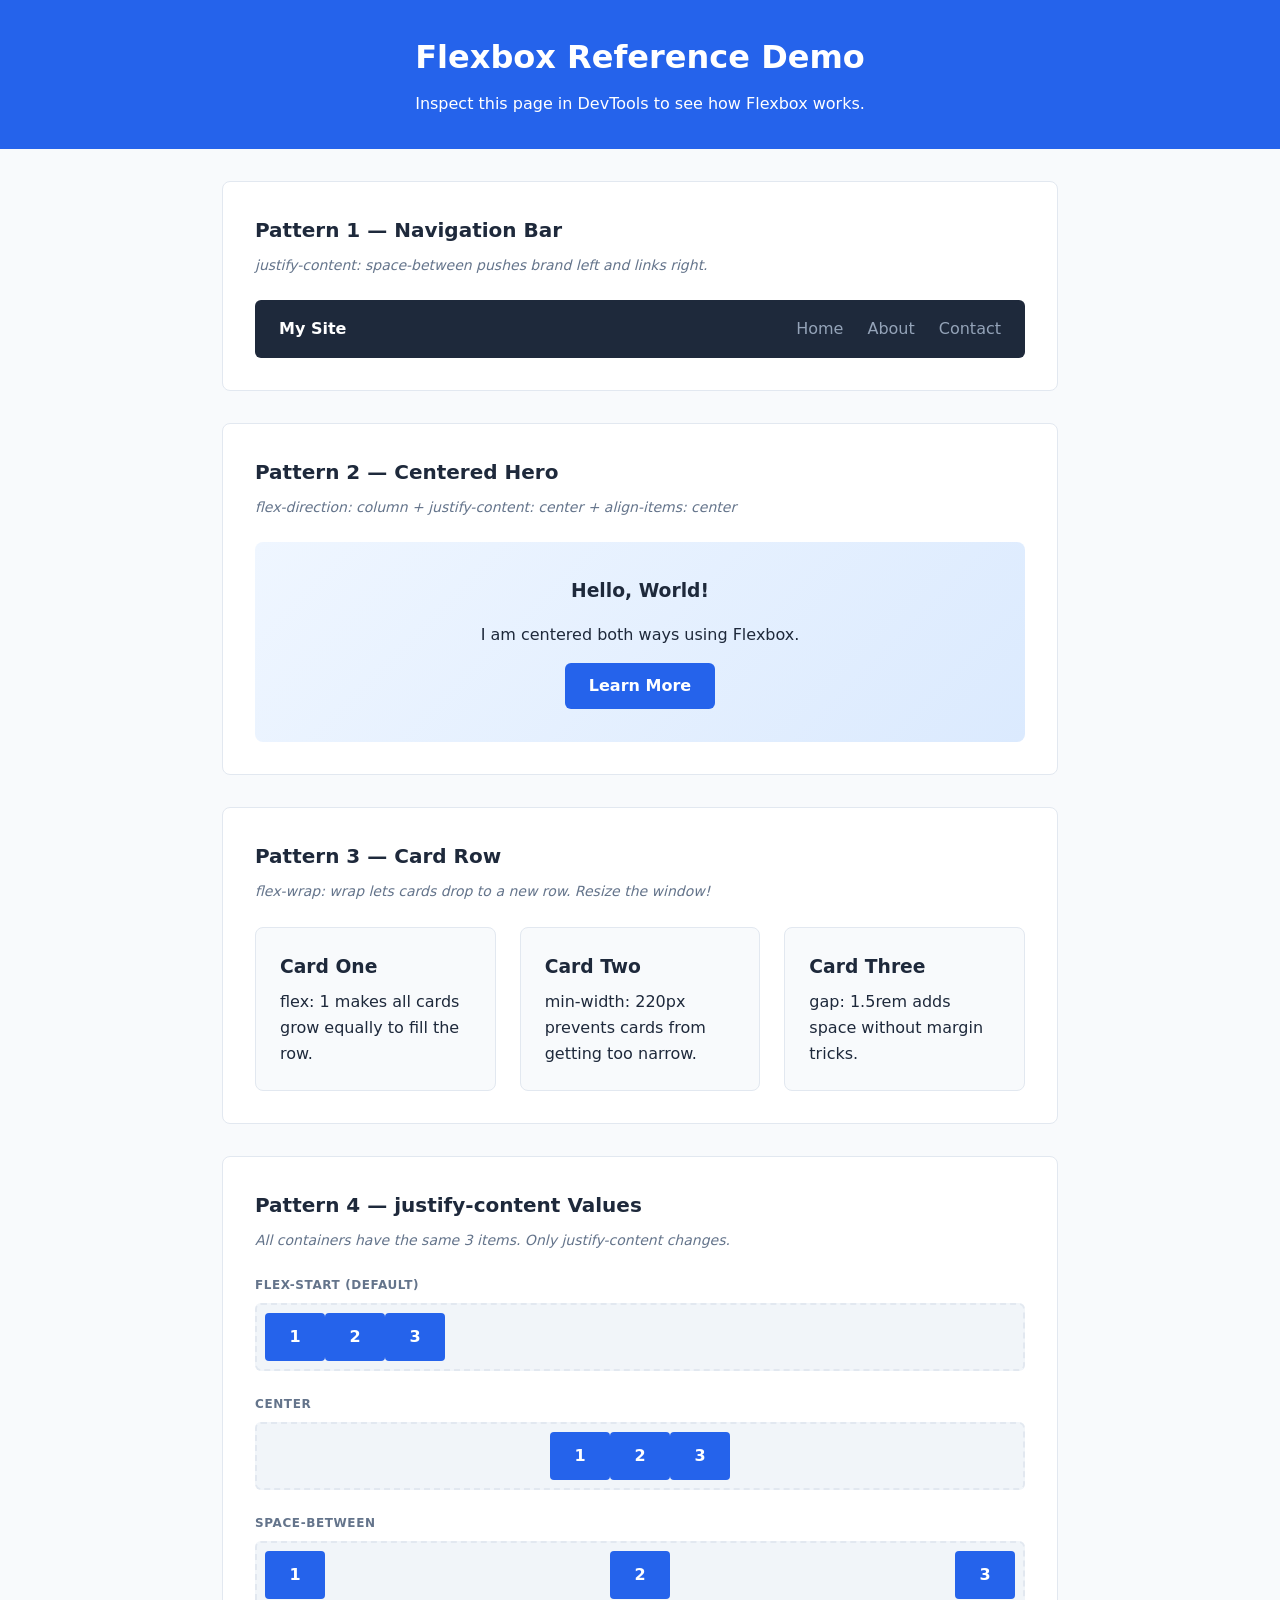
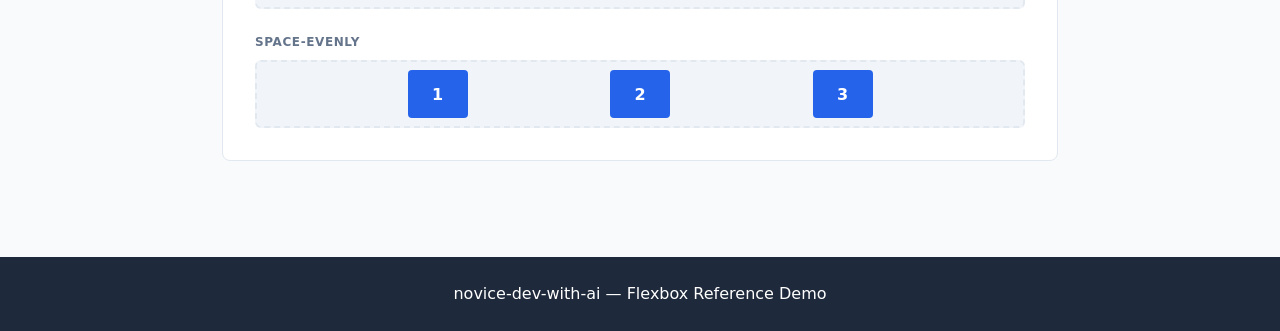
<file: demos/flexbox-demo/index.html>
<!DOCTYPE html>
<html lang="en">
  <head>
    <meta charset="UTF-8">
    <meta name="viewport" content="width=device-width, initial-scale=1.0">
    <title>Flexbox Demo — novice-dev-with-ai</title>
    <link rel="stylesheet" href="style.css">
  </head>
  <body>

    <header class="page-header">
      <h1>Flexbox Reference Demo</h1>
      <p>Inspect this page in DevTools to see how Flexbox works.</p>
    </header>

    <main class="page-main">

      <!-- DEMO 1: Navigation bar pattern -->
      <section class="demo-section">
        <h2>Pattern 1 — Navigation Bar</h2>
        <p class="demo-note">justify-content: space-between pushes brand left and links right.</p>
        <nav class="demo-nav">
          <span class="nav-brand">My Site</span>
          <ul class="nav-links">
            <li><a href="#">Home</a></li>
            <li><a href="#">About</a></li>
            <li><a href="#">Contact</a></li>
          </ul>
        </nav>
      </section>

      <!-- DEMO 2: Centered hero -->
      <section class="demo-section">
        <h2>Pattern 2 — Centered Hero</h2>
        <p class="demo-note">flex-direction: column + justify-content: center + align-items: center</p>
        <div class="demo-hero">
          <h3>Hello, World!</h3>
          <p>I am centered both ways using Flexbox.</p>
          <a href="#" class="demo-button">Learn More</a>
        </div>
      </section>

      <!-- DEMO 3: Card row -->
      <section class="demo-section">
        <h2>Pattern 3 — Card Row</h2>
        <p class="demo-note">flex-wrap: wrap lets cards drop to a new row. Resize the window!</p>
        <div class="card-row">
          <article class="card">
            <h3>Card One</h3>
            <p>flex: 1 makes all cards grow equally to fill the row.</p>
          </article>
          <article class="card">
            <h3>Card Two</h3>
            <p>min-width: 220px prevents cards from getting too narrow.</p>
          </article>
          <article class="card">
            <h3>Card Three</h3>
            <p>gap: 1.5rem adds space without margin tricks.</p>
          </article>
        </div>
      </section>

      <!-- DEMO 4: justify-content values -->
      <section class="demo-section">
        <h2>Pattern 4 — justify-content Values</h2>
        <p class="demo-note">All containers have the same 3 items. Only justify-content changes.</p>

        <p class="label">flex-start (default)</p>
        <div class="jc-demo jc-start">
          <div class="box">1</div><div class="box">2</div><div class="box">3</div>
        </div>

        <p class="label">center</p>
        <div class="jc-demo jc-center">
          <div class="box">1</div><div class="box">2</div><div class="box">3</div>
        </div>

        <p class="label">space-between</p>
        <div class="jc-demo jc-between">
          <div class="box">1</div><div class="box">2</div><div class="box">3</div>
        </div>

        <p class="label">space-evenly</p>
        <div class="jc-demo jc-evenly">
          <div class="box">1</div><div class="box">2</div><div class="box">3</div>
        </div>
      </section>

    </main>

    <footer class="page-footer">
      <p>novice-dev-with-ai — Flexbox Reference Demo</p>
    </footer>

  </body>
</html>
</file>
<file: demos/flexbox-demo/style.css>
/* === Reset === */
*, *::before, *::after { box-sizing: border-box; margin: 0; padding: 0; }

/* === Variables === */
:root {
  --color-primary:  #2563eb;
  --color-text:     #1e293b;
  --color-muted:    #64748b;
  --color-bg:       #f8fafc;
  --color-surface:  #ffffff;
  --color-border:   #e2e8f0;
  --space-sm: 0.5rem;
  --space-md: 1rem;
  --space-lg: 1.5rem;
  --space-xl: 2rem;
}

/* === Base === */
body {
  font-family: system-ui, sans-serif;
  font-size: 1rem;
  line-height: 1.6;
  color: var(--color-text);
  background: var(--color-bg);
}

/* === Page Layout === */
.page-header {
  background: var(--color-primary);
  color: white;
  padding: var(--space-xl);
  text-align: center;
}

.page-header h1 { font-size: 2rem; margin-bottom: 0.5rem; }

.page-main { max-width: 900px; margin: 0 auto; padding: var(--space-xl); }

.page-footer {
  background: var(--color-text);
  color: white;
  text-align: center;
  padding: var(--space-lg);
  margin-top: var(--space-xl);
}

/* === Demo Sections === */
.demo-section {
  background: var(--color-surface);
  border: 1px solid var(--color-border);
  border-radius: 8px;
  padding: var(--space-xl);
  margin-bottom: var(--space-xl);
}

.demo-section h2 { font-size: 1.25rem; margin-bottom: 0.5rem; }

.demo-note {
  color: var(--color-muted);
  font-size: 0.875rem;
  margin-bottom: var(--space-lg);
  font-style: italic;
}

/* === DEMO 1: Navigation Bar === */
/* KEY: display:flex on nav, space-between pushes children apart */
.demo-nav {
  display: flex;                    /* turns on flexbox */
  justify-content: space-between;   /* brand left, links right */
  align-items: center;              /* vertically center everything */
  background: #1e293b;
  padding: var(--space-md) var(--space-lg);
  border-radius: 6px;
}

.nav-brand { color: white; font-weight: 700; }

/* nav-links is ALSO a flex container — to put links in a row */
.nav-links {
  display: flex;        /* links in a row */
  list-style: none;
  gap: var(--space-lg); /* space between links */
}

.nav-links a { color: #94a3b8; text-decoration: none; }
.nav-links a:hover { color: white; }

/* === DEMO 2: Centered Hero === */
/* KEY: column direction, center on both axes */
.demo-hero {
  display: flex;
  flex-direction: column;   /* stack children vertically (main axis = vertical) */
  justify-content: center;  /* center on main axis (vertical) */
  align-items: center;      /* center on cross axis (horizontal) */
  text-align: center;
  gap: var(--space-md);
  min-height: 200px;
  background: linear-gradient(135deg, #eff6ff, #dbeafe);
  border-radius: 8px;
  padding: var(--space-xl);
}

.demo-button {
  display: inline-block;
  padding: 0.625rem 1.5rem;
  background: var(--color-primary);
  color: white;
  text-decoration: none;
  border-radius: 6px;
  font-weight: 600;
}

/* === DEMO 3: Card Row === */
/* KEY: flex-wrap so cards drop to a new row */
.card-row {
  display: flex;
  flex-wrap: wrap;       /* wrap to next line when needed */
  gap: var(--space-lg);  /* gap between all cards */
}

.card {
  flex: 1;              /* all cards grow equally */
  min-width: 220px;     /* won't get smaller than this */
  background: var(--color-bg);
  border: 1px solid var(--color-border);
  border-radius: 8px;
  padding: var(--space-lg);
}

.card h3 { margin-bottom: 0.5rem; }

/* === DEMO 4: justify-content comparison === */
.label {
  font-size: 0.75rem;
  font-weight: 600;
  color: var(--color-muted);
  text-transform: uppercase;
  letter-spacing: 0.05em;
  margin-top: var(--space-lg);
  margin-bottom: var(--space-sm);
}

.jc-demo {
  display: flex;          /* all four use flexbox */
  background: #f1f5f9;
  border: 2px dashed var(--color-border);
  border-radius: 6px;
  padding: var(--space-sm);
  min-height: 60px;
}

.box {
  width: 60px;
  height: 48px;
  background: var(--color-primary);
  color: white;
  display: flex;
  justify-content: center;
  align-items: center;
  border-radius: 4px;
  font-weight: 700;
}

/* Only the justify-content changes per demo */
.jc-start   { justify-content: flex-start;  }
.jc-center  { justify-content: center;      }
.jc-between { justify-content: space-between; }
.jc-evenly  { justify-content: space-evenly; }
</file>
